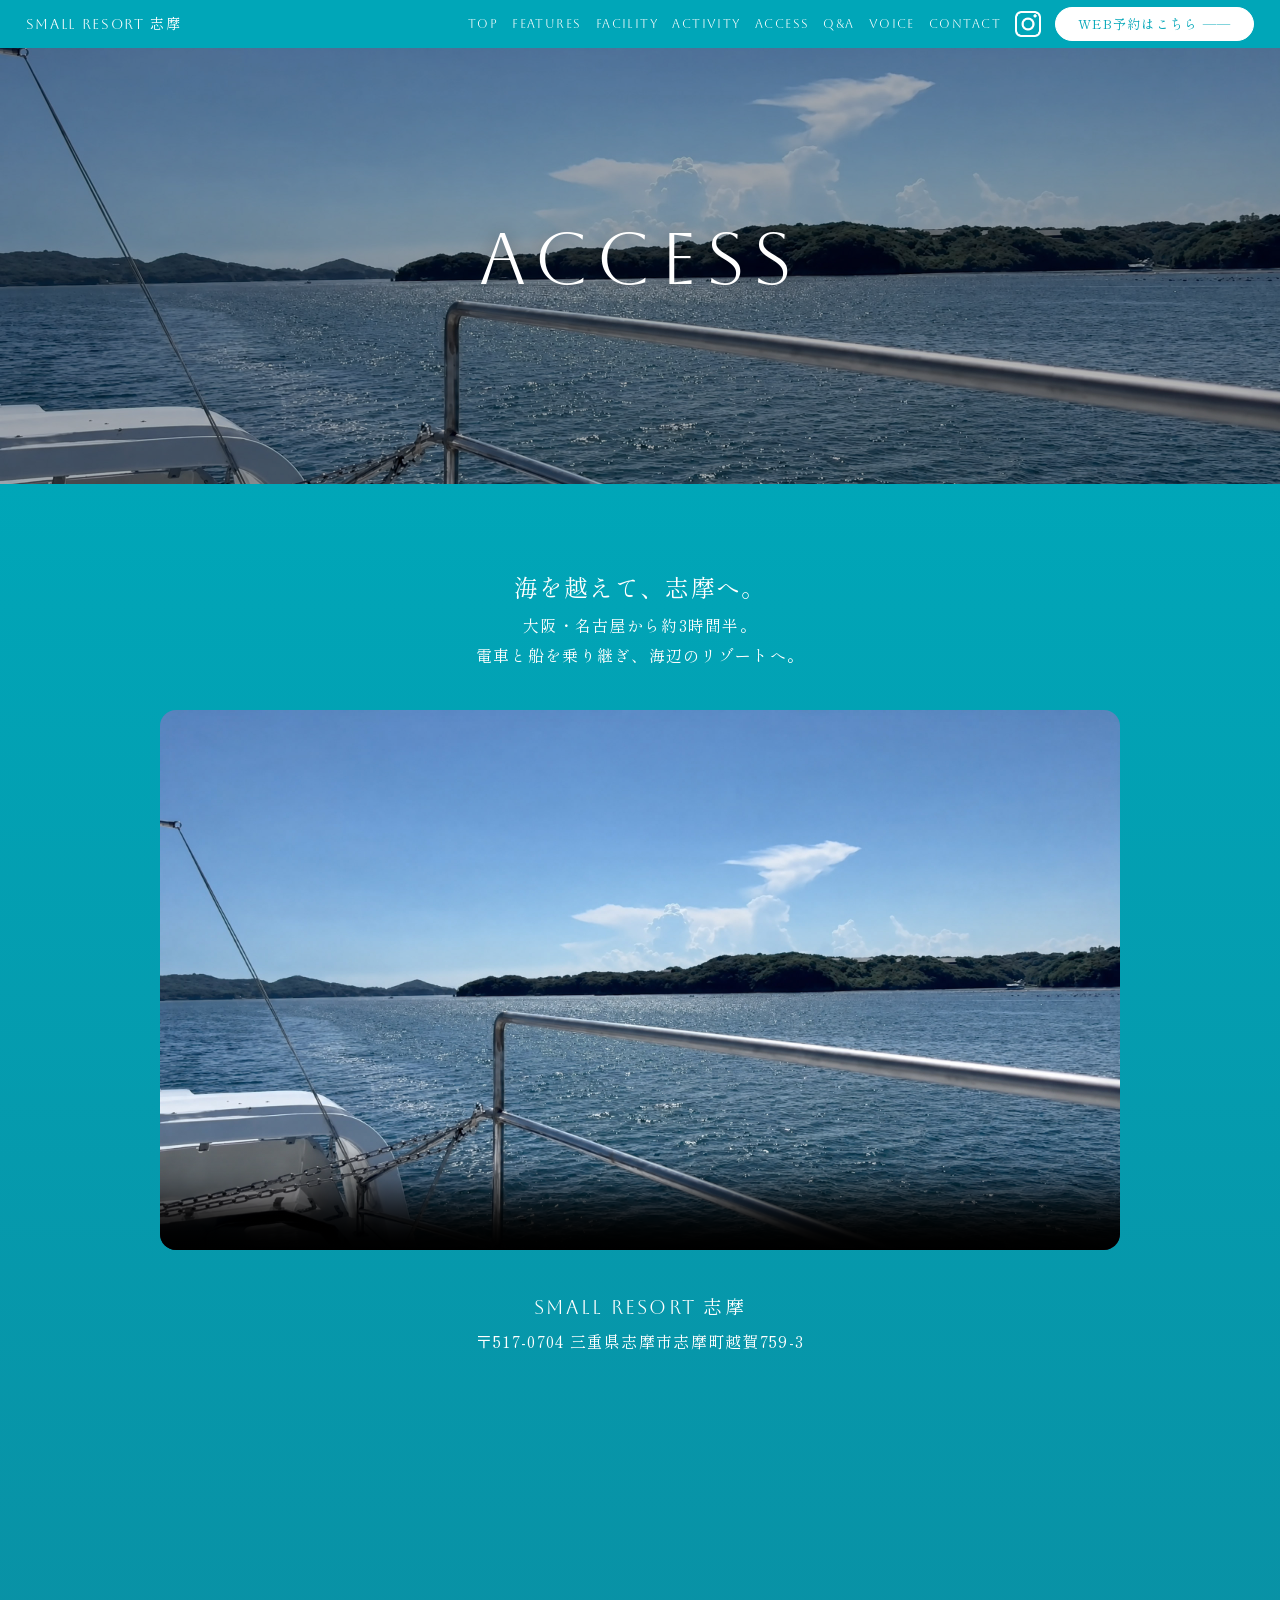
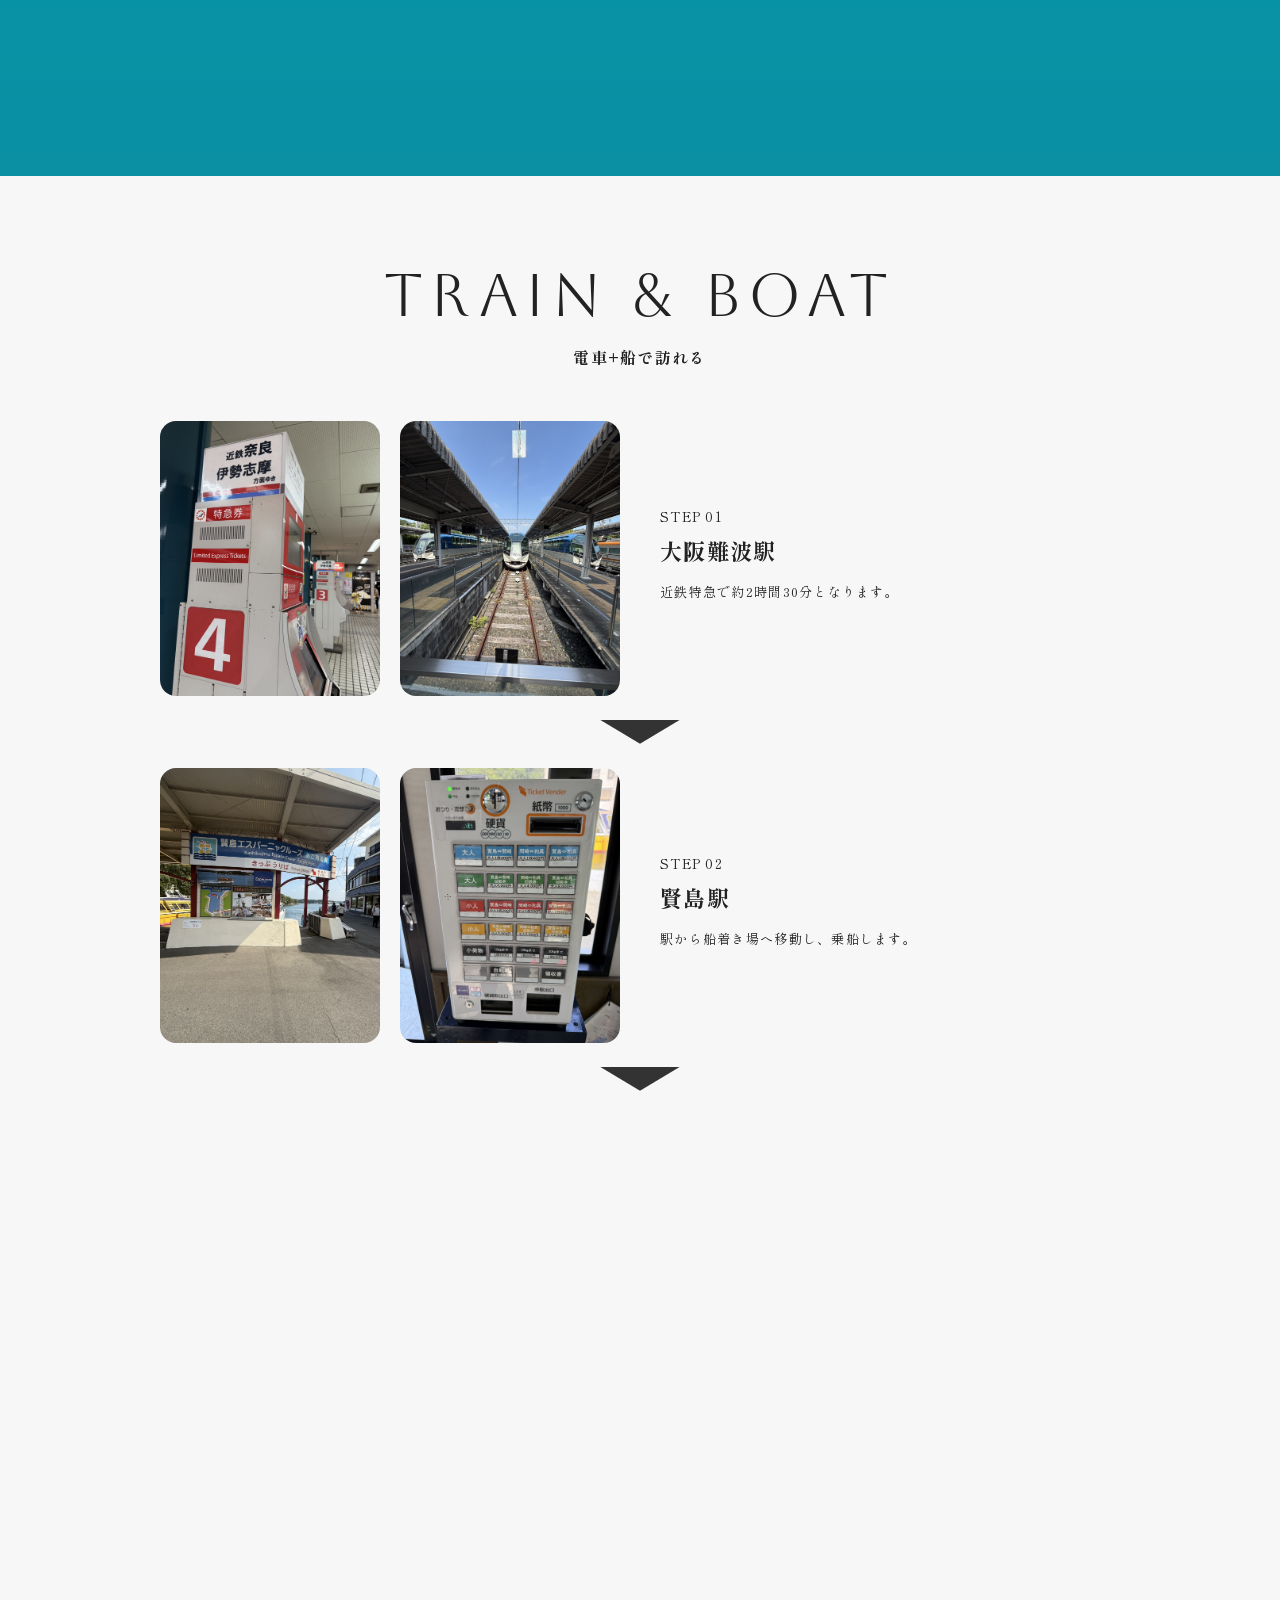
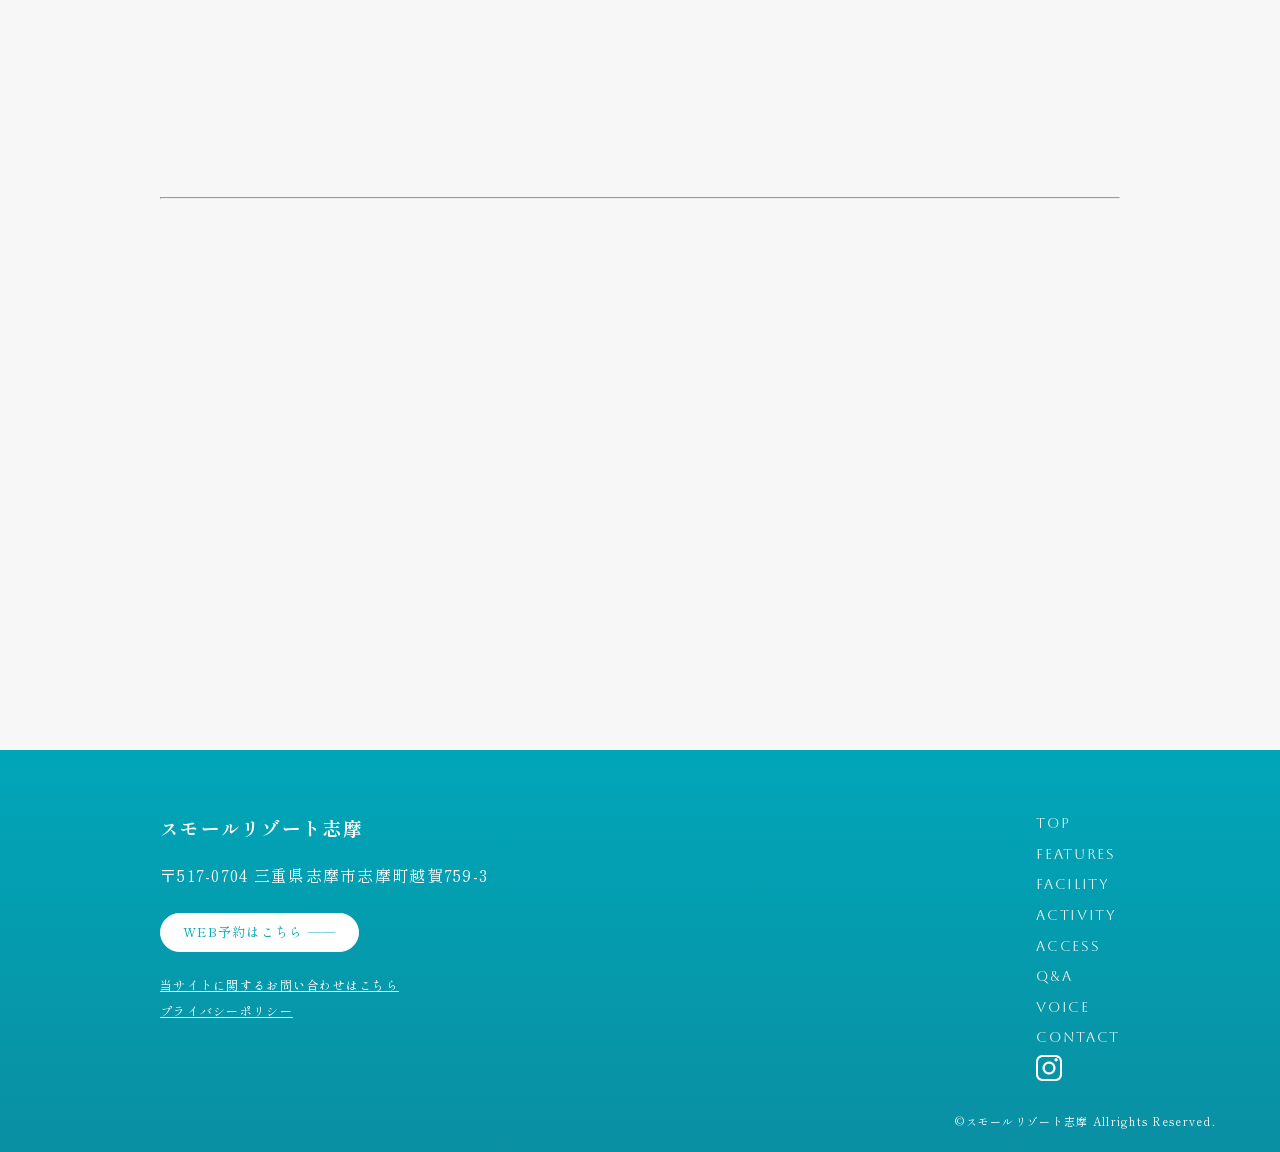
<file: access.html>
<!DOCTYPE html><html lang="ja"><head><meta charset="UTF-8"><meta name="viewport" content="width=device-width,initial-scale=1"><title>ACCESS | Small Resort 志摩</title><link href="https://fonts.googleapis.com/css2?family=Aboreto&family=Shippori+Mincho:wght@400;700&display=swap" rel="stylesheet"><link rel="stylesheet" href="style.css"></head><body >
<section class="hero"><img src="img/ac-hero.jpg" alt=""><h1 class="en">ACCESS</h1></section>
<section class="teal"><div class="w map" style="text-align:center"><h2 style="font-weight:400">海を越えて、志摩へ。</h2><p>大阪・名古屋から約3時間半。<br>電車と船を乗り継ぎ、海辺のリゾートへ。</p>
<!-- 手動再生動画: video/access.mp4 を差し替え --><video controls playsinline poster="img/ac-video.jpg" style="width:100%;border-radius:16px;margin:40px 0"><source src="img/access.mp4" type="video/mp4"></video>
<h3 class="en">Small Resort 志摩</h3><p>〒517-0704 三重県志摩市志摩町越賀759-3</p><iframe src="https://www.google.com/maps?q=三重県志摩市志摩町越賀759-3&output=embed" loading="lazy"></iframe></div></section>
<section class="pad steps"><div class="w"><h2 class="h2 en">TRAIN &amp; BOAT</h2><p class="sub">電車+船で訪れる</p>
<div class="feat"><div class="im"><img src="img/st1-1.jpg" alt=""><img src="img/st1-2.jpg" alt=""></div><div><small>STEP 01</small><h3>大阪難波駅</h3><p>近鉄特急で約2時間30分となります。</p></div></div>
<div class="arrow"></div>
<div class="feat"><div class="im"><img src="img/st2-1.jpg" alt=""><img src="img/st2-2.jpg" alt=""></div><div><small>STEP 02</small><h3>賢島駅</h3><p>駅から船着き場へ移動し、乗船します。</p></div></div>
<div class="arrow"></div>
<div class="feat"><div class="im"><img src="img/st3-1.jpg" alt=""><img src="img/st3-2.jpg" alt=""></div><div><small>STEP 03</small><h3>賢島→和具港</h3><p>定期船で約25分。30分毎に運行。</p></div></div>
<div class="arrow"></div>
<div class="feat"><div class="im"><img src="img/st4-1.jpg" alt=""><img src="img/st4-2.jpg" alt=""></div><div><small>STEP 04</small><h3>和具港→当施設</h3><p>タクシーで約5分。事前予約がおすすめです。</p></div></div>
<hr style="margin:60px 0"><h2 class="h2 en">DRIVING</h2><p class="sub">車で訪れる<br>駐車場完備。3台以上駐車可能</p><div class="card" style="max-width:520px;margin:auto;text-align:center"><p>Small Resort 志摩は、<br>丁度、大阪と名古屋の間に位置。</p><p style="font-size:20px">大阪方面から 約3時間30分 /<br>名古屋方面から 約3時間30分</p></div></div></section>
<script src="script.js"></script></body></html>
</file>
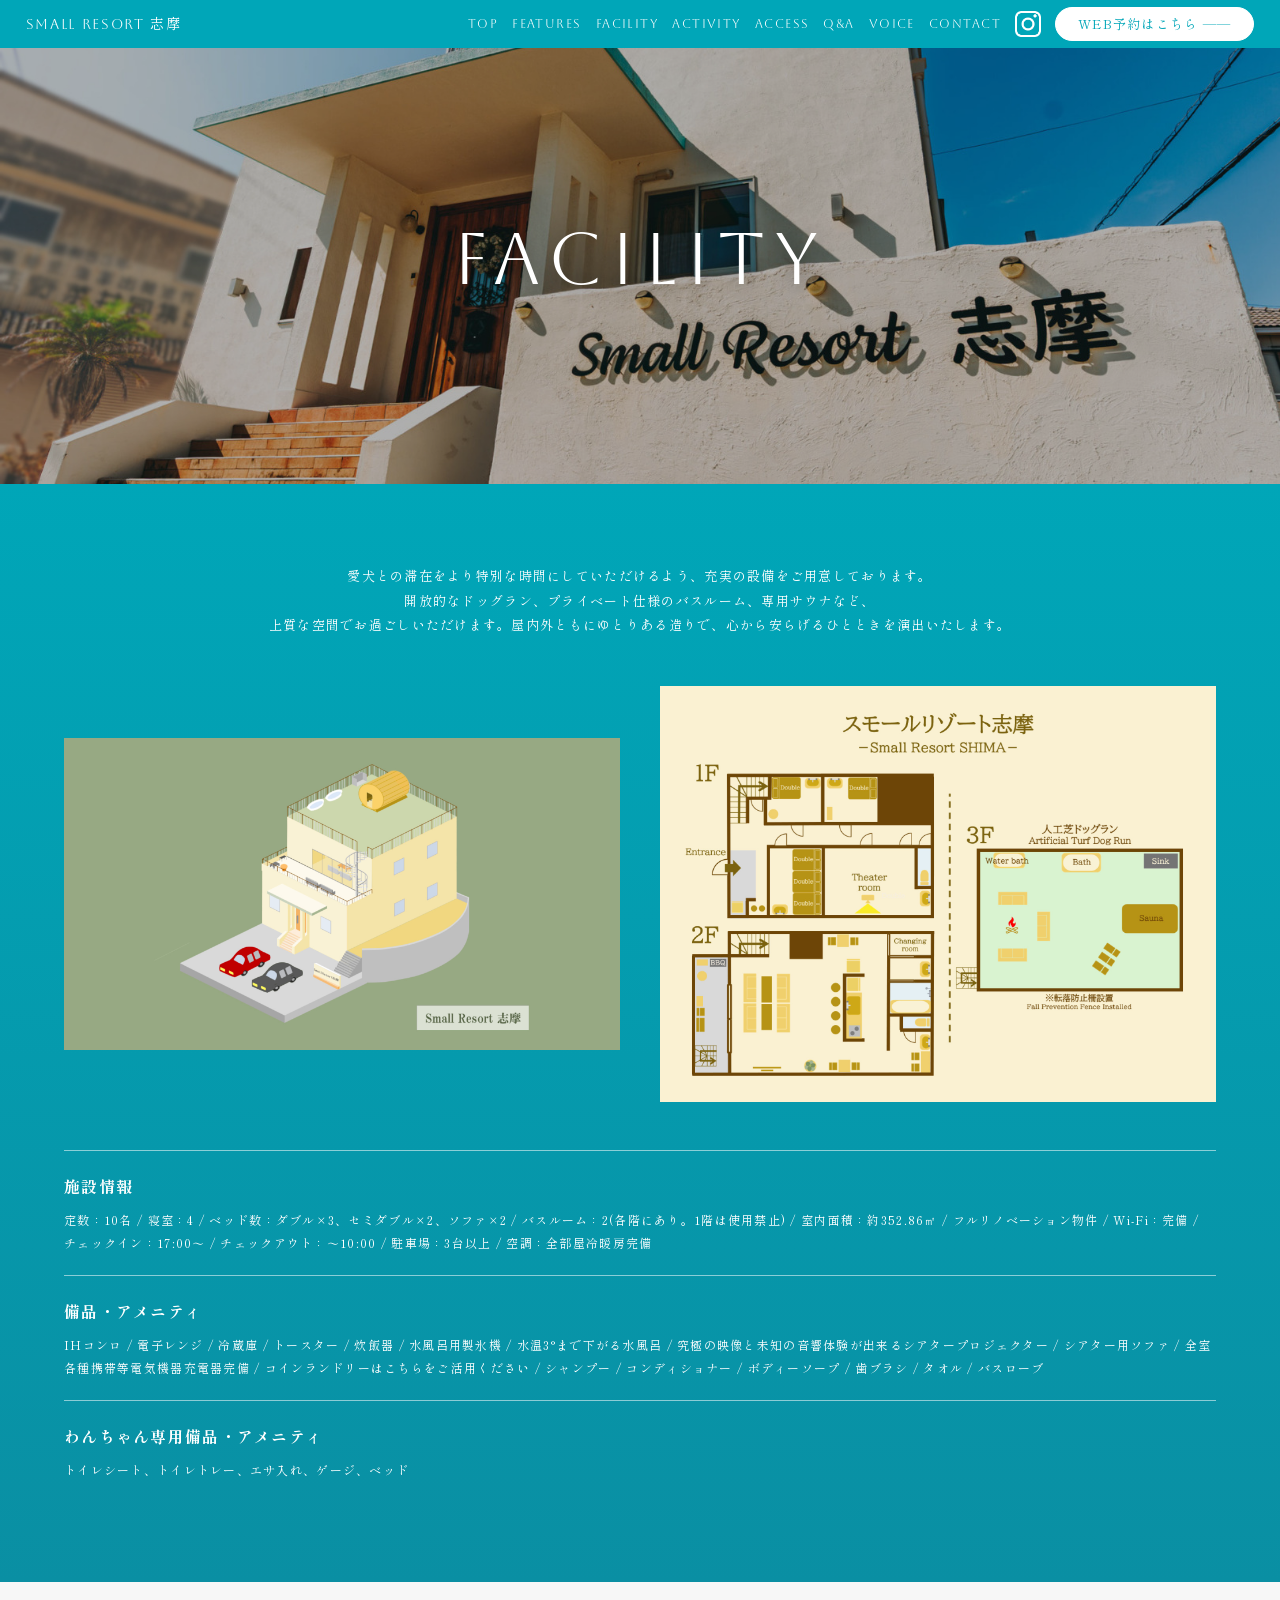
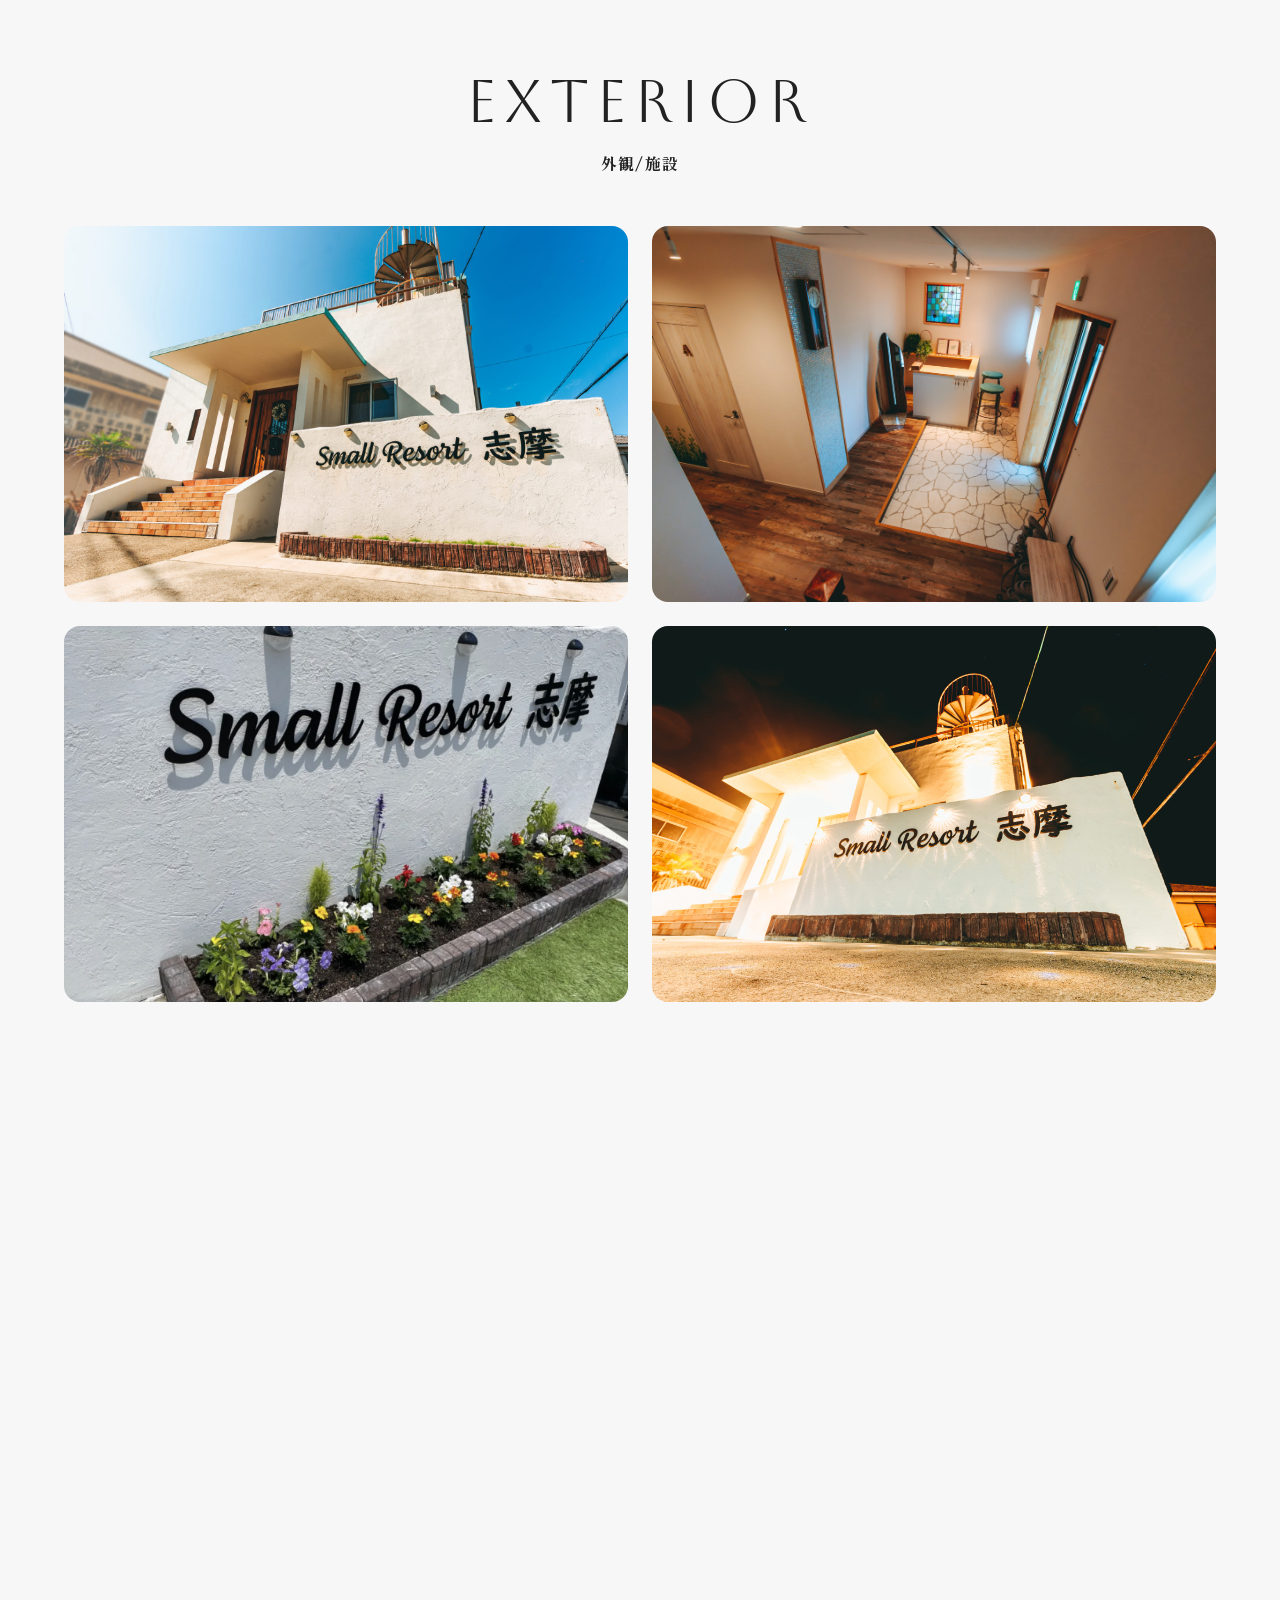
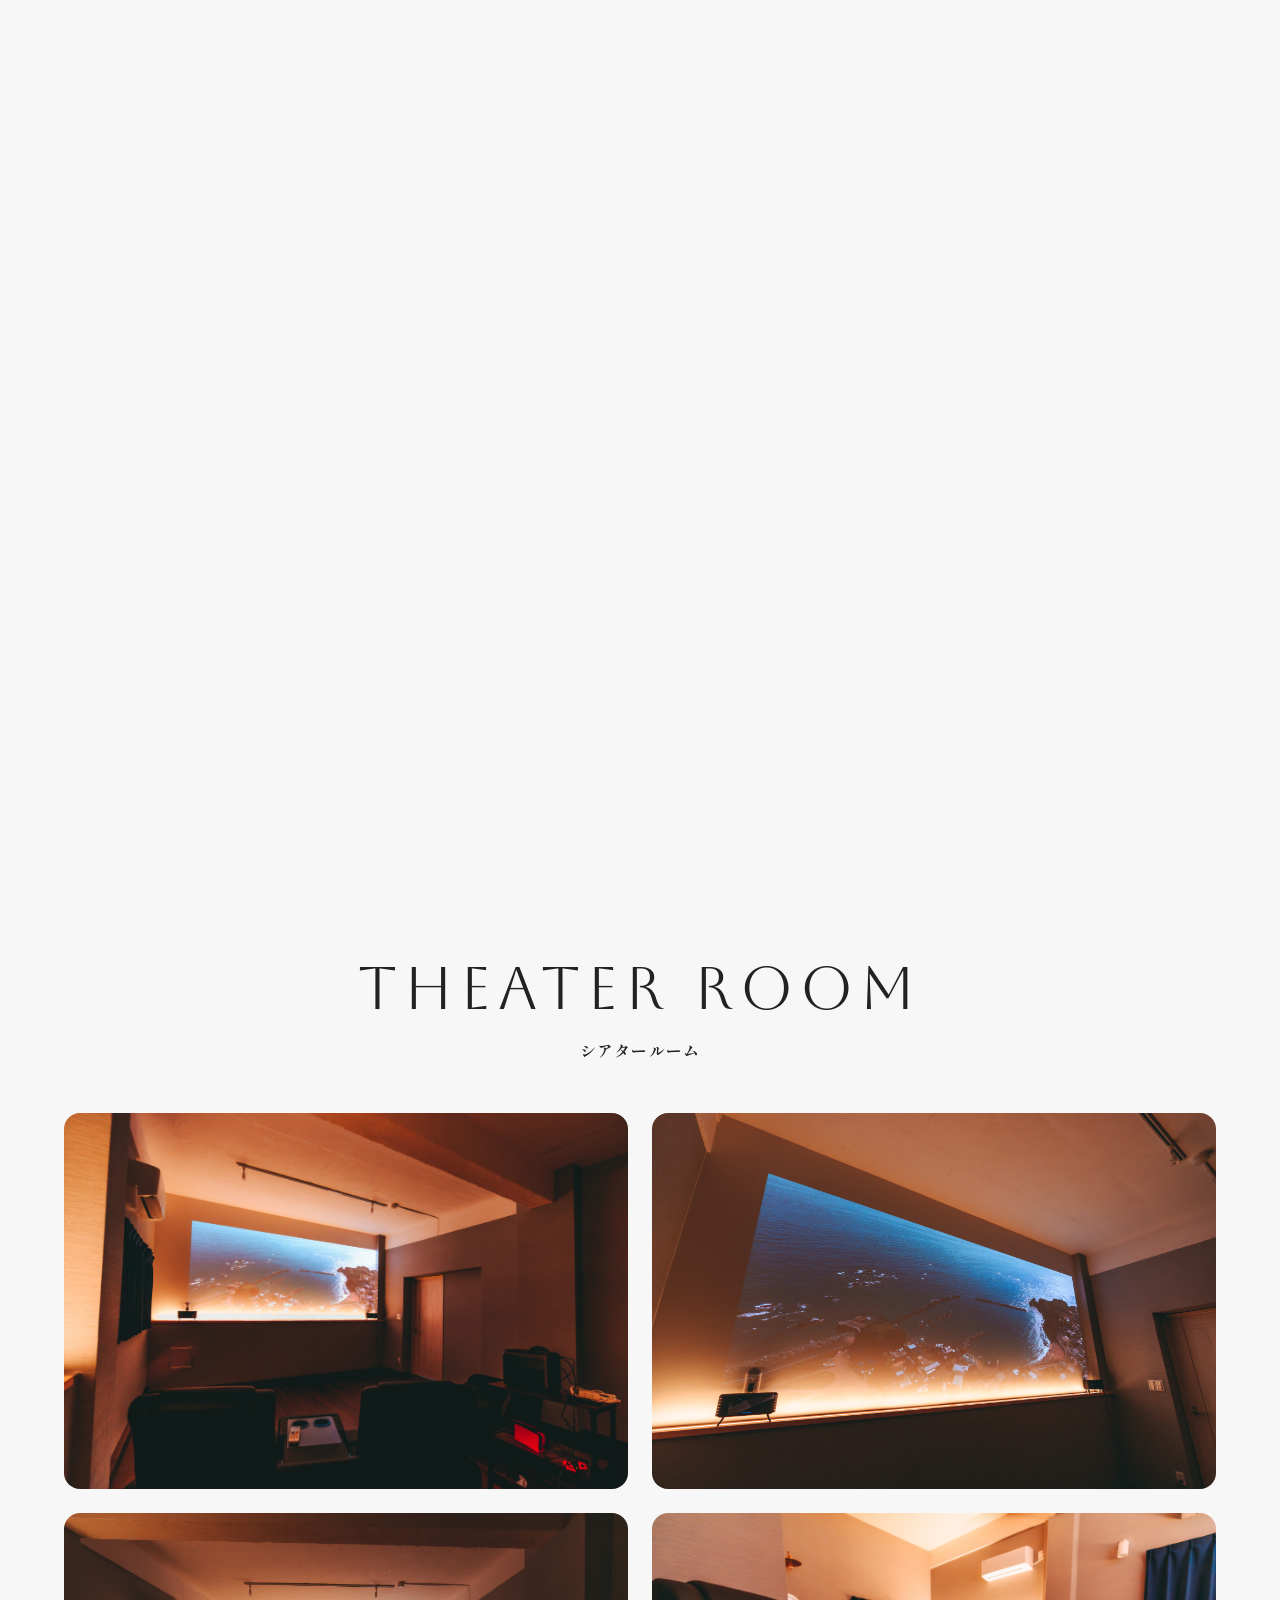
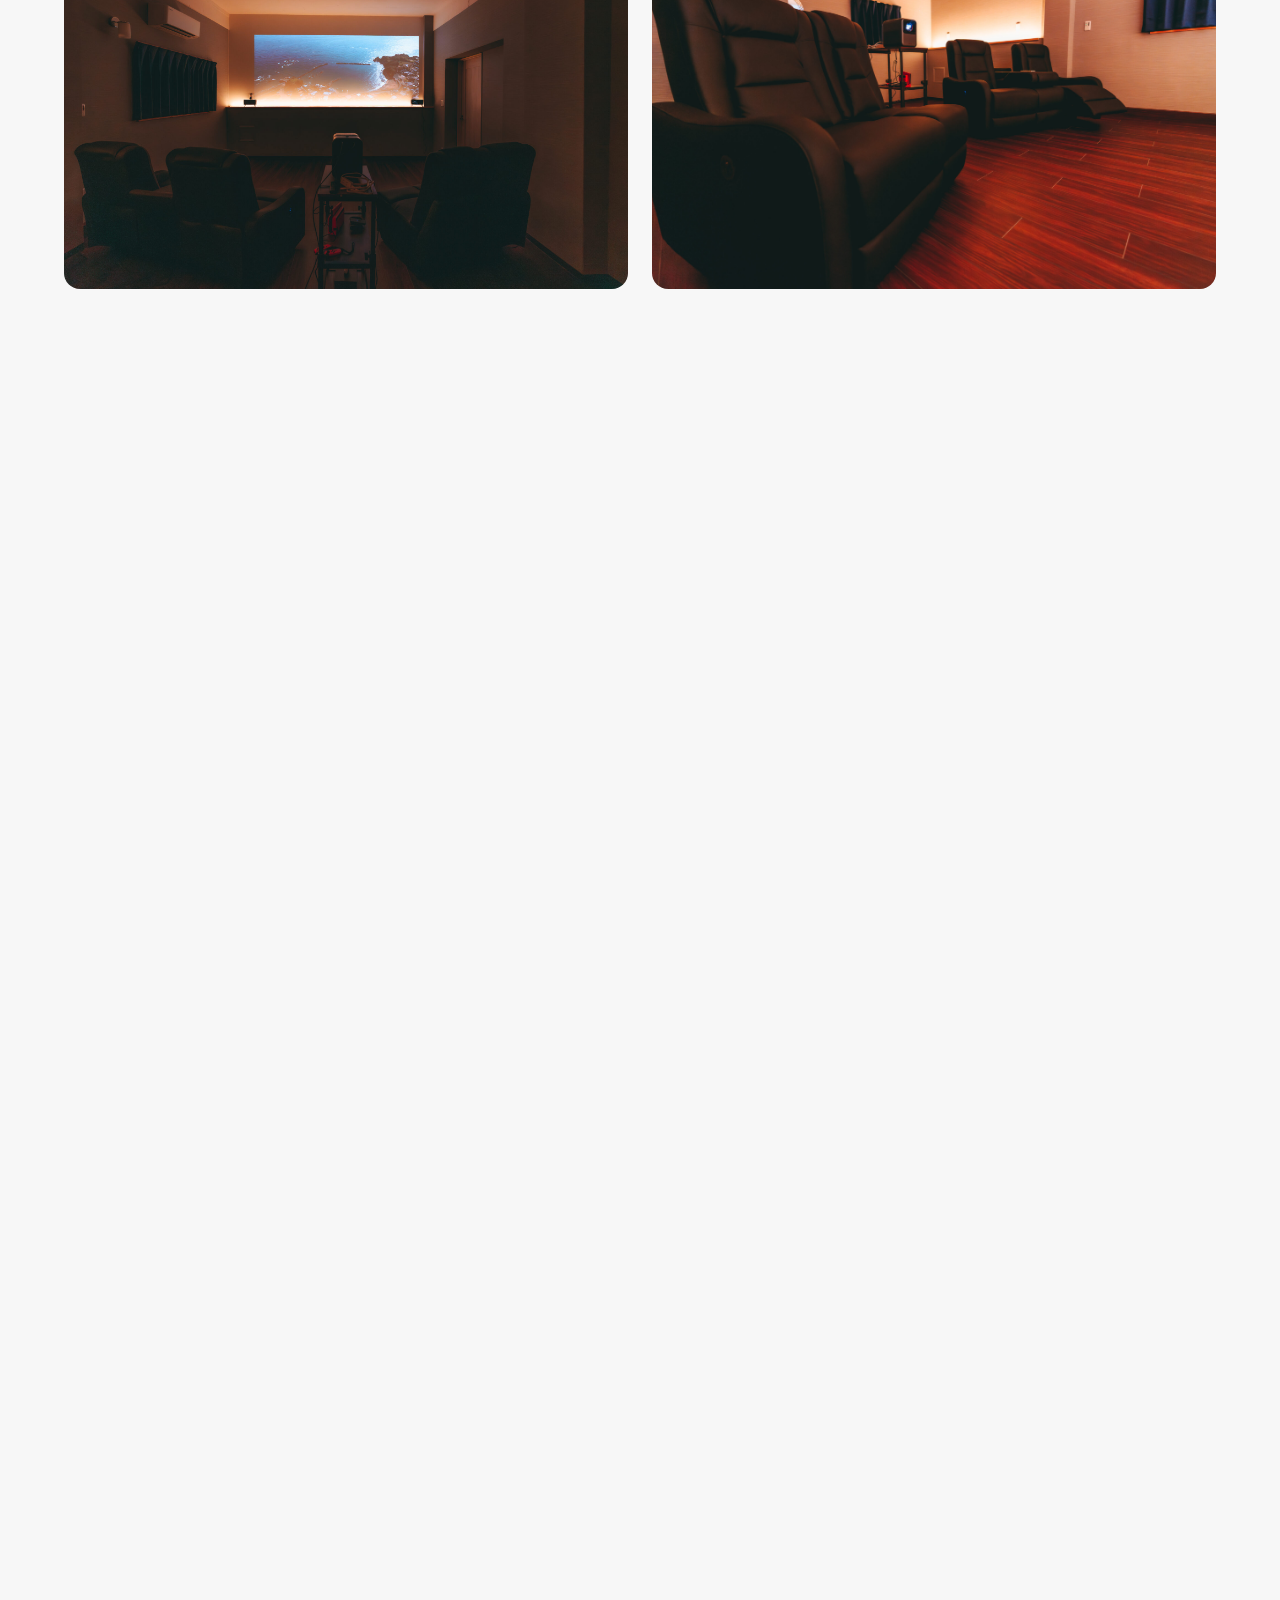
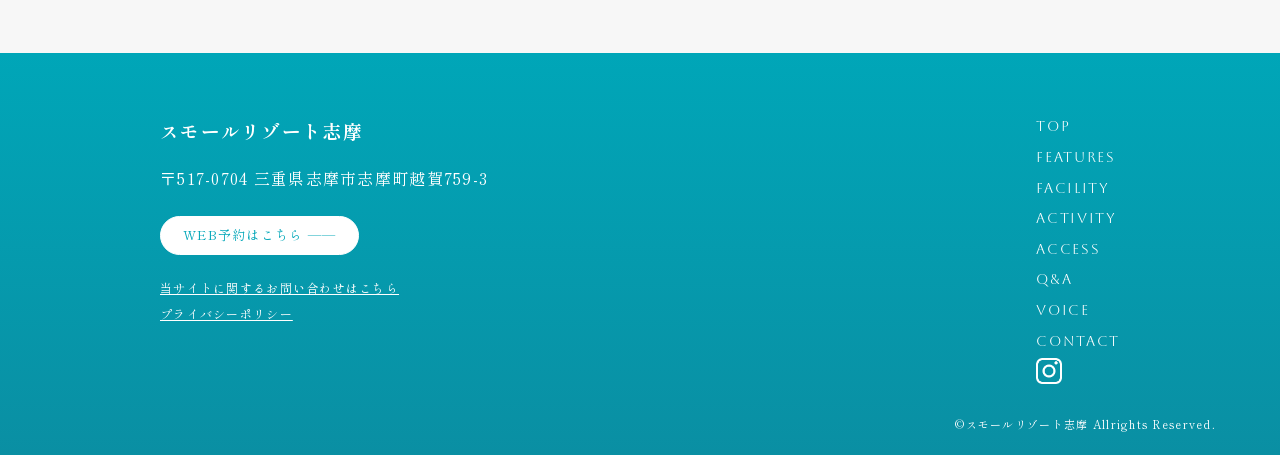
<file: facility.html>
<!DOCTYPE html><html lang="ja"><head><meta charset="UTF-8"><meta name="viewport" content="width=device-width,initial-scale=1"><title>FACILITY | Small Resort 志摩</title><link href="https://fonts.googleapis.com/css2?family=Aboreto&family=Shippori+Mincho:wght@400;700&display=swap" rel="stylesheet"><link rel="stylesheet" href="style.css"></head><body data-zoom>
<section class="hero"><img src="img/fac-hero.jpg" alt=""><h1 class="en">FACILITY</h1></section>
<section class="teal"><div class="w"><p style="text-align:center;font-size:13px">愛犬との滞在をより特別な時間にしていただけるよう、充実の設備をご用意しております。<br>開放的なドッグラン、プライベート仕様のバスルーム、専用サウナなど、<br>上質な空間でお過ごしいただけます。屋内外ともにゆとりある造りで、心から安らげるひとときを演出いたします。</p><div class="feat"><img src="img/plan.jpg" alt=""><img src="img/bldg.jpg" alt=""></div>
<div class="info"><h3>施設情報</h3>定数：10名 / 寝室：4 / ベッド数：ダブル×3、セミダブル×2、ソファ×2  / バスルーム：2(各階にあり。1階は使用禁止) / 室内面積：約352.86㎡ / フルリノベーション物件 / Wi-Fi：完備 / チェックイン：17:00～ / チェックアウト：～10:00 / 駐車場：3台以上 / 空調：全部屋冷暖房完備</div>
<div class="info"><h3>備品・アメニティ</h3>IHコンロ / 電子レンジ / 冷蔵庫 / トースター / 炊飯器 / 水風呂用製氷機 / 水温3°まで下がる水風呂 / 究極の映像と未知の音響体験が出来るシアタープロジェクター / シアター用ソファ / 全室 各種携帯等電気機器充電器完備 / コインランドリーはこちらをご活用ください / シャンプー / コンディショナー / ボディーソープ / 歯ブラシ / タオル / バスローブ</div>
<div class="info"><h3>わんちゃん専用備品・アメニティ</h3>トイレシート、トイレトレー、エサ入れ、ゲージ、ベッド</div></div></section>
<section class="pad"><div class="w">
<h2 class="h2 en">EXTERIOR</h2><p class="sub">外観/施設</p><div class="g">
<img src="img/g1-1.jpg" alt="">
<img src="img/g1-2.jpg" alt="">
<img src="img/g1-3.jpg" alt="">
<img src="img/g1-4.jpg" alt=""></div>
<h2 class="h2 en">BEDROOM</h2><p class="sub">寝室</p><div class="g">
<img src="img/g2-1.jpg" alt="">
<img src="img/g2-2.jpg" alt="">
<img src="img/g2-3.jpg" alt="">
<img src="img/g2-4.jpg" alt=""></div>
<h2 class="h2 en">LIVING &amp; DINING</h2><p class="sub">リビング・ダイニング</p><div class="g">
<img src="img/g3-1.jpg" alt="">
<img src="img/g3-2.jpg" alt="">
<img src="img/g3-3.jpg" alt="">
<img src="img/g3-4.jpg" alt=""></div>
<h2 class="h2 en">BATHROOM</h2><p class="sub">バスルーム</p><div class="g">
<img src="img/g4-1.jpg" alt="">
<img src="img/g4-2.jpg" alt="">
<img src="img/g4-3.jpg" alt="">
</div>
<h2 class="h2 en">KITCHEN</h2><p class="sub">キッチン</p><div class="g">
<img src="img/g5-1.jpg" alt="">
<img src="img/g5-2.jpg" alt="">
<img src="img/g5-3.jpg" alt="">
<img src="img/g5-4.jpg" alt=""></div>
<h2 class="h2 en">SAUNA</h2><p class="sub">サウナ</p><div class="g">
<img src="img/g6-1.jpg" alt="">
<img src="img/g6-2.jpg" alt="">
<img src="img/g6-3.jpg" alt="">
<img src="img/g6-4.jpg" alt=""></div>
<h2 class="h2 en">PET FRIENDLY</h2><p class="sub">ペット関連</p><div class="g">
<img src="img/g7-1.jpg" alt="">
<img src="img/g7-2.jpg" alt="">
<img src="img/g7-3.jpg" alt="">
<img src="img/g7-4.jpg" alt=""></div>
<h2 class="h2 en">THEATER ROOM</h2><p class="sub">シアタールーム</p><div class="g">
<img src="img/g8-1.jpg" alt="">
<img src="img/g8-2.jpg" alt="">
<img src="img/g8-3.jpg" alt="">
<img src="img/g8-4.jpg" alt=""></div>
<h2 class="h2 en">AMENITIES</h2><p class="sub">アメニティ</p><div class="g">
<img src="img/g9-1.jpg" alt="">
<img src="img/g9-2.jpg" alt="">
<img src="img/g9-3.jpg" alt="">
</div>
</div></section><script src="script.js"></script></body></html>
</file>
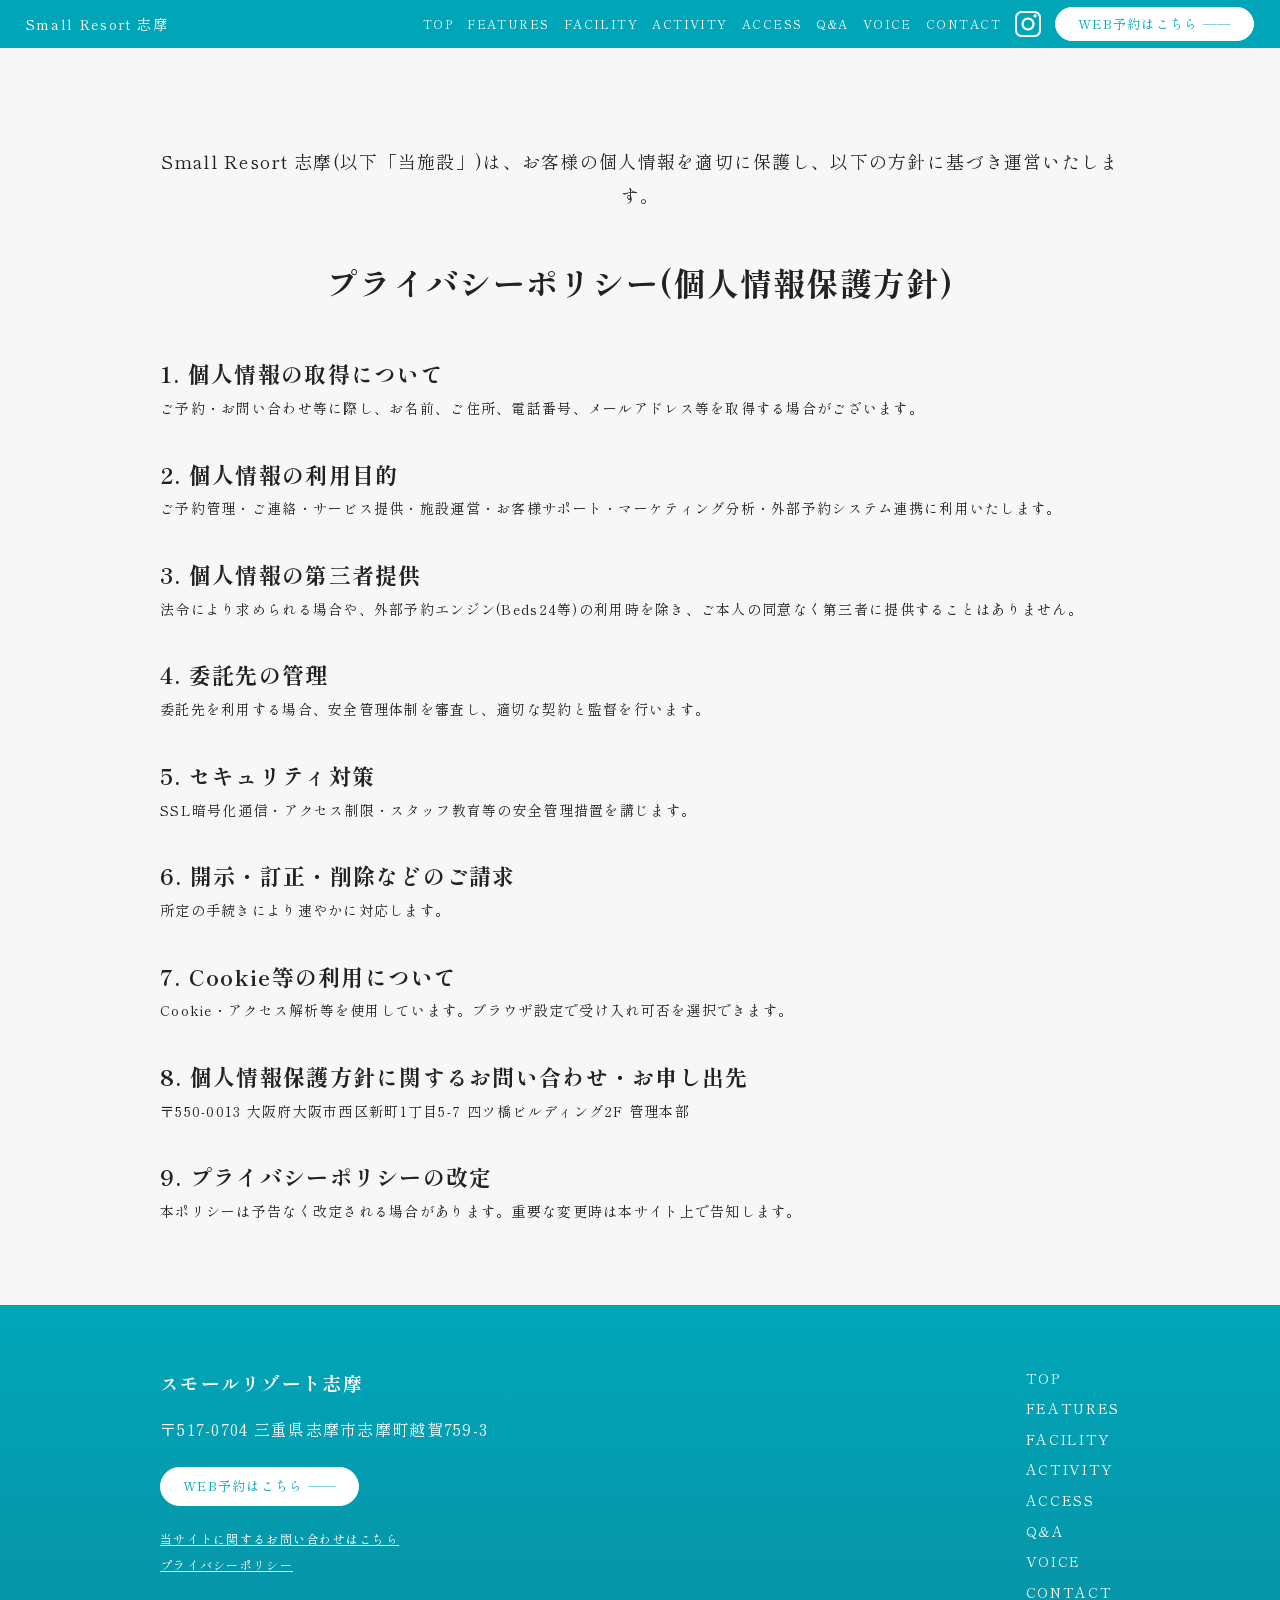
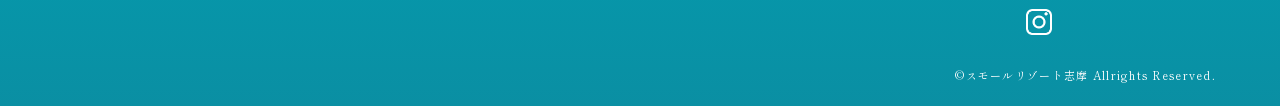
<file: privacy.html>
<!DOCTYPE html><html lang="ja"><head><meta charset="UTF-8"><meta name="viewport" content="width=device-width,initial-scale=1"><title>プライバシーポリシー | Small Resort 志摩</title><link href="https://fonts.googleapis.com/css2?family=Marcellus&family=Shippori+Mincho:wght@400;700&display=swap" rel="stylesheet"><link rel="stylesheet" href="style.css"></head><body >
<main class="pad pp" style="margin-top:64px"><div class="w"><p style="text-align:center;font-size:18px">Small Resort 志摩(以下「当施設」)は、お客様の個人情報を適切に保護し、以下の方針に基づき運営いたします。</p><h1 style="text-align:center;margin:40px 0">プライバシーポリシー(個人情報保護方針)</h1>
<h2>1. 個人情報の取得について</h2><p>ご予約・お問い合わせ等に際し、お名前、ご住所、電話番号、メールアドレス等を取得する場合がございます。</p>
<h2>2. 個人情報の利用目的</h2><p>ご予約管理・ご連絡・サービス提供・施設運営・お客様サポート・マーケティング分析・外部予約システム連携に利用いたします。</p>
<h2>3. 個人情報の第三者提供</h2><p>法令により求められる場合や、外部予約エンジン(Beds24等)の利用時を除き、ご本人の同意なく第三者に提供することはありません。</p>
<h2>4. 委託先の管理</h2><p>委託先を利用する場合、安全管理体制を審査し、適切な契約と監督を行います。</p>
<h2>5. セキュリティ対策</h2><p>SSL暗号化通信・アクセス制限・スタッフ教育等の安全管理措置を講じます。</p>
<h2>6. 開示・訂正・削除などのご請求</h2><p>所定の手続きにより速やかに対応します。</p>
<h2>7. Cookie等の利用について</h2><p>Cookie・アクセス解析等を使用しています。ブラウザ設定で受け入れ可否を選択できます。</p>
<h2>8. 個人情報保護方針に関するお問い合わせ・お申し出先</h2><p>〒550-0013 大阪府大阪市西区新町1丁目5-7 四ツ橋ビルディング2F 管理本部</p>
<h2>9. プライバシーポリシーの改定</h2><p>本ポリシーは予告なく改定される場合があります。重要な変更時は本サイト上で告知します。</p>
</div></main><script src="script.js"></script></body></html>
</file>
<file: style.css>
:root{--c:#00a6b8;--d:#0a8fa3}
*{box-sizing:border-box;margin:0}
body{font-family:'Shippori Mincho','Noto Serif JP',serif;color:#222;background:#f7f7f7;line-height:1.9;letter-spacing:.08em}
img,video,iframe{max-width:100%;display:block}a{color:inherit}
.en{font-family:'Aboreto','Shippori Mincho',serif;font-weight:400;letter-spacing:.12em}
header{position:fixed;top:0;left:0;right:0;z-index:50;height:48px;background:var(--c);color:#fff;display:flex;align-items:center;padding:0 2vw}
.logo{font-size:14px;text-decoration:none}
header nav{margin-left:auto}nav{display:flex;gap:14px;align-items:center;font-size:12px}.logo{white-space:nowrap}.hb{white-space:nowrap}nav a{text-decoration:none}
.btn{display:inline-block;background:#fff;color:var(--c);border:1px solid #fff;border-radius:30px;padding:4px 22px;font-size:13px;text-decoration:none;cursor:pointer;font-family:inherit}
.btn.o{background:none;color:#fff}.btn.t{background:none;color:var(--c);border-color:var(--c)}
.burger{display:none;position:relative;width:32px;height:32px;padding:0;background:none;border:0;cursor:pointer}.burger i{position:absolute;left:4px;right:4px;height:1px;background:#fff}.burger i:nth-child(1){top:9px}.burger i:nth-child(2){top:15px}.burger i:nth-child(3){top:21px}.ig img{width:26px;height:26px;object-fit:cover;display:block}
.hero{height:50vh;min-height:280px;position:relative;margin-top:34px;display:grid;place-items:center;color:#fff;overflow:hidden}
.top .hero{height:calc(100vh - 64px)}
.hero img,.hero video{position:absolute;inset:0;width:100%;height:100%;object-fit:cover;filter:brightness(.7)}
.hero h1{position:relative;font-size:clamp(40px,8vw,72px);font-weight:400;text-align:center}
.teal{background:linear-gradient(var(--c),var(--d));color:#fff;padding:80px 5vw}
.w{max-width:960px;margin:0 auto}.pad{padding:80px 5vw}
.band{position:relative;height:clamp(160px,25vw,300px);display:grid;place-items:center;color:#fff;overflow:hidden;background:#555}.band img{position:absolute;inset:0;width:100%;height:100%;object-fit:cover;filter:brightness(.6)}.band h2{position:relative}.lead{text-align:center;font-size:13px;margin-bottom:48px}.sp{display:none}.h2{text-align:center;font-size:clamp(32px,5vw,60px);font-weight:400;line-height:1.3}
.sub{text-align:center;margin:8px 0 48px;font-weight:700}
.card{background:#fff;color:#222;border-radius:16px;padding:40px}
.feat{display:flex;gap:40px;align-items:center;margin:48px 0}.feat:nth-child(even){flex-direction:row-reverse}
.feat>*{flex:1;min-width:0}.feat>img{width:100%;height:auto}.feat{gap:clamp(20px,4vw,40px)}.feat h3{font-size:22px;margin-bottom:8px}.feat p{font-size:13px;margin-bottom:12px}
.sl{position:relative;overflow:hidden;border-radius:12px;flex:1.3!important}
.tr{display:flex;transition:transform .5s}.tr img{min-width:100%;aspect-ratio:3/2;object-fit:cover}
.sl button{position:absolute;top:50%;transform:translateY(-50%);background:#fff9;border:0;width:32px;height:32px;border-radius:50%;cursor:pointer}
.sl .p{left:8px}.sl .n{right:8px}
.dots{position:absolute;bottom:8px;width:100%;text-align:center}.dots i{display:inline-block;width:8px;height:8px;margin:0 3px;border-radius:50%;background:#fff8}.dots i.on{background:#fff}
.g{display:grid;grid-template-columns:repeat(4,1fr);gap:20px;margin:24px 0 72px}
.g img{width:100%;aspect-ratio:1;object-fit:cover;border-radius:16px;cursor:zoom-in}
.g.x3{grid-template-columns:repeat(3,1fr);max-width:720px;margin-inline:auto}
.map iframe{width:100%;height:340px;border:0;border-radius:16px}
.info{border-top:1px solid #fff8;padding:20px 0;font-size:12px}.info h3{font-size:16px;margin-bottom:8px}
.steps .feat{margin:24px 0}.steps .im{display:flex;gap:20px}.steps .im{min-width:0}.steps .im img{width:50%;min-width:0;aspect-ratio:4/5;object-fit:cover;border-radius:16px}
.arrow{width:80px;height:24px;background:#333;margin:0 auto;clip-path:polygon(0 0,100% 0,50% 100%)}
details{background:#fff;padding:14px 20px;margin-bottom:12px;font-size:13px}summary{cursor:pointer;font-weight:700}
.voice{display:grid;grid-template-columns:1fr 1fr;gap:20px;max-width:960px;margin:auto}
.voice .card{display:flex;gap:16px;padding:24px;font-size:12px}.voice b{display:block;font-size:14px}
.ava{width:56px;height:56px;min-width:56px;border-radius:50%;object-fit:cover;background:#cde}
form{max-width:640px;margin:auto}label{display:block;font-size:13px;margin-top:16px}label em{color:#e33;font-style:normal}
input,textarea{width:100%;padding:10px;border:0;background:#fff;font:inherit}textarea{height:140px}
#msg{text-align:center;margin-top:16px}
footer{background:linear-gradient(var(--c),var(--d));color:#fff;padding:60px 5vw 20px}
footer .w{display:flex;justify-content:space-between;gap:40px;flex-wrap:wrap}footer nav{flex-direction:column;align-items:flex-start;gap:4px;font-size:14px}
footer h3{margin-bottom:12px}footer p{margin:0 0 20px;line-height:2.2}footer small{display:block;text-align:right;margin-top:30px;font-size:11px}
#lb{position:fixed;inset:0;background:#000d;display:none;place-items:center;z-index:99;cursor:zoom-out}#lb.on{display:grid}#lb img{max-height:90vh;max-width:90vw}
.note{font-size:11px;text-align:center;color:#666;margin-top:32px;line-height:1.8}.pp h2{font-size:22px;margin-top:32px}.pp p{font-size:14px}
@media(max-width:1100px){header nav{display:none}.burger{display:block;margin-left:auto}.hb{display:none}header nav.on{display:flex;position:fixed;top:34px;left:0;right:0;flex-direction:column;background:var(--c);padding:24px;margin:0}header nav.on .mb{display:inline-block}}
@media(max-width:768px){.feat,.feat:nth-child(even){flex-direction:column;align-items:stretch;gap:20px;text-align:left}.g,.g.x3{grid-template-columns:repeat(2,1fr)}.voice{grid-template-columns:1fr}.card{padding:24px}.sp{display:block}.steps .im{flex-direction:row;gap:10px}.steps .im img{width:calc(50% - 5px)}}
/* ===== アニメーション ===== */
/* ボタン: 左から色が流れて反転 */
.btn,.btn.t,.btn.o{background-image:linear-gradient(var(--c),var(--c));background-repeat:no-repeat;background-position:left center;background-size:0 100%;transition:background-size .4s ease,color .4s ease}
.btn.o{background-image:linear-gradient(#fff,#fff)}
.btn:hover,.btn.t:hover{background-size:100% 100%;color:#fff}
.btn.o:hover{background-size:100% 100%;color:var(--c)}
nav a{transition:opacity .3s}nav a:hover{opacity:.6}
.g img{transition:opacity .3s}.g img:hover{opacity:.8}
/* スクロールでフェードイン(JSが .fi を付与) */
.fi{opacity:0;transform:translateY(28px);transition:opacity .9s ease,transform .9s ease}
.fi.in{opacity:1;transform:none}
@keyframes up{from{opacity:0;transform:translateY(24px)}to{opacity:1;transform:none}}
.hero h1{animation:up 1.4s ease .3s both}
@media(prefers-reduced-motion:reduce){.fi{opacity:1;transform:none;transition:none}.hero h1{animation:none}.btn{transition:none}}

/* ===== FB対応 ===== */
.fv img{opacity:0;transition:opacity 1.2s ease}
.fv img.on{opacity:1;animation:zb 5s ease-out forwards}
@keyframes zb{from{transform:scale(1.18)}to{transform:scale(1)}}
@media(prefers-reduced-motion:reduce){.fv img.on{animation:none}}
.hero h1{line-height:1.25;text-shadow:0 2px 20px #0006}
/* 動画: 横型にトリミング(サムネイル・再生とも同じ比率)。比率は --vr で変更可(例 16/9, 3/2) */
.feat>video{--vr:16/9;width:100%;aspect-ratio:var(--vr);object-fit:cover;border-radius:12px;background:#000}
.cta-sp{display:none}
/* PC: 画像を大きく */
#features .w,#activity .w,#facility .w{max-width:1200px}
#features .sl{flex:2!important}
#activity .feat>img{flex:1.8;aspect-ratio:3/2;object-fit:cover}
#facility .feat>img{flex:1.6}
#facility .g.x3{max-width:none;gap:24px}#facility .g.x3 img{aspect-ratio:4/3}
[data-zoom] .teal .w,[data-zoom] .pad .w{max-width:1200px}
[data-zoom] .g{grid-template-columns:repeat(2,1fr);gap:24px}
[data-zoom] .g img{aspect-ratio:3/2}
[data-zoom] .g img:first-child:nth-last-child(3){grid-column:1/-1;aspect-ratio:2/1}
@media(max-width:768px){
/* SP: 縦型・画面幅いっぱい */
#features .sl{flex:none!important;margin-inline:-5vw;border-radius:0}
#features .tr img{aspect-ratio:4/5}
#activity .feat>img{flex:none;margin-inline:-5vw;width:calc(100% + 10vw);max-width:none;border-radius:0!important;aspect-ratio:4/5}
#facility.teal{padding-inline:3vw}#facility .card{padding:20px}#facility .feat>img{flex:none}
#facility .g.x3{grid-template-columns:1fr}#facility .g.x3 img{aspect-ratio:4/5}
[data-zoom] .g{grid-template-columns:1fr}
[data-zoom] .g img,[data-zoom] .g img:first-child:nth-last-child(3){aspect-ratio:4/3;grid-column:auto}
/* SP: 追従CTA */
.cta-sp{display:block;position:fixed;left:0;right:0;bottom:0;z-index:40;padding:10px 5vw calc(10px + env(safe-area-inset-bottom));background:var(--c);box-shadow:0 -2px 10px #0003}
.cta-sp .btn{display:block;text-align:center;padding:12px}
footer{padding-bottom:96px}}

/* FVインジケーター: 表示中=◯ 他=● */
.fv-dots{position:absolute;left:0;right:0;bottom:28px;display:flex;justify-content:center;gap:12px;z-index:2}
.fv-dots button{width:10px;height:10px;padding:0;border-radius:50%;border:1px solid #fff;background:#fff;cursor:pointer;transition:background .3s,transform .3s;position:relative}
.fv-dots button::after{content:"";position:absolute;inset:-10px}
.fv-dots button.on{background:transparent;transform:scale(1.2)}
.fv-dots button:hover{opacity:.7}
@media(max-width:768px){.fv-dots{bottom:20px;gap:14px}}
</file>
